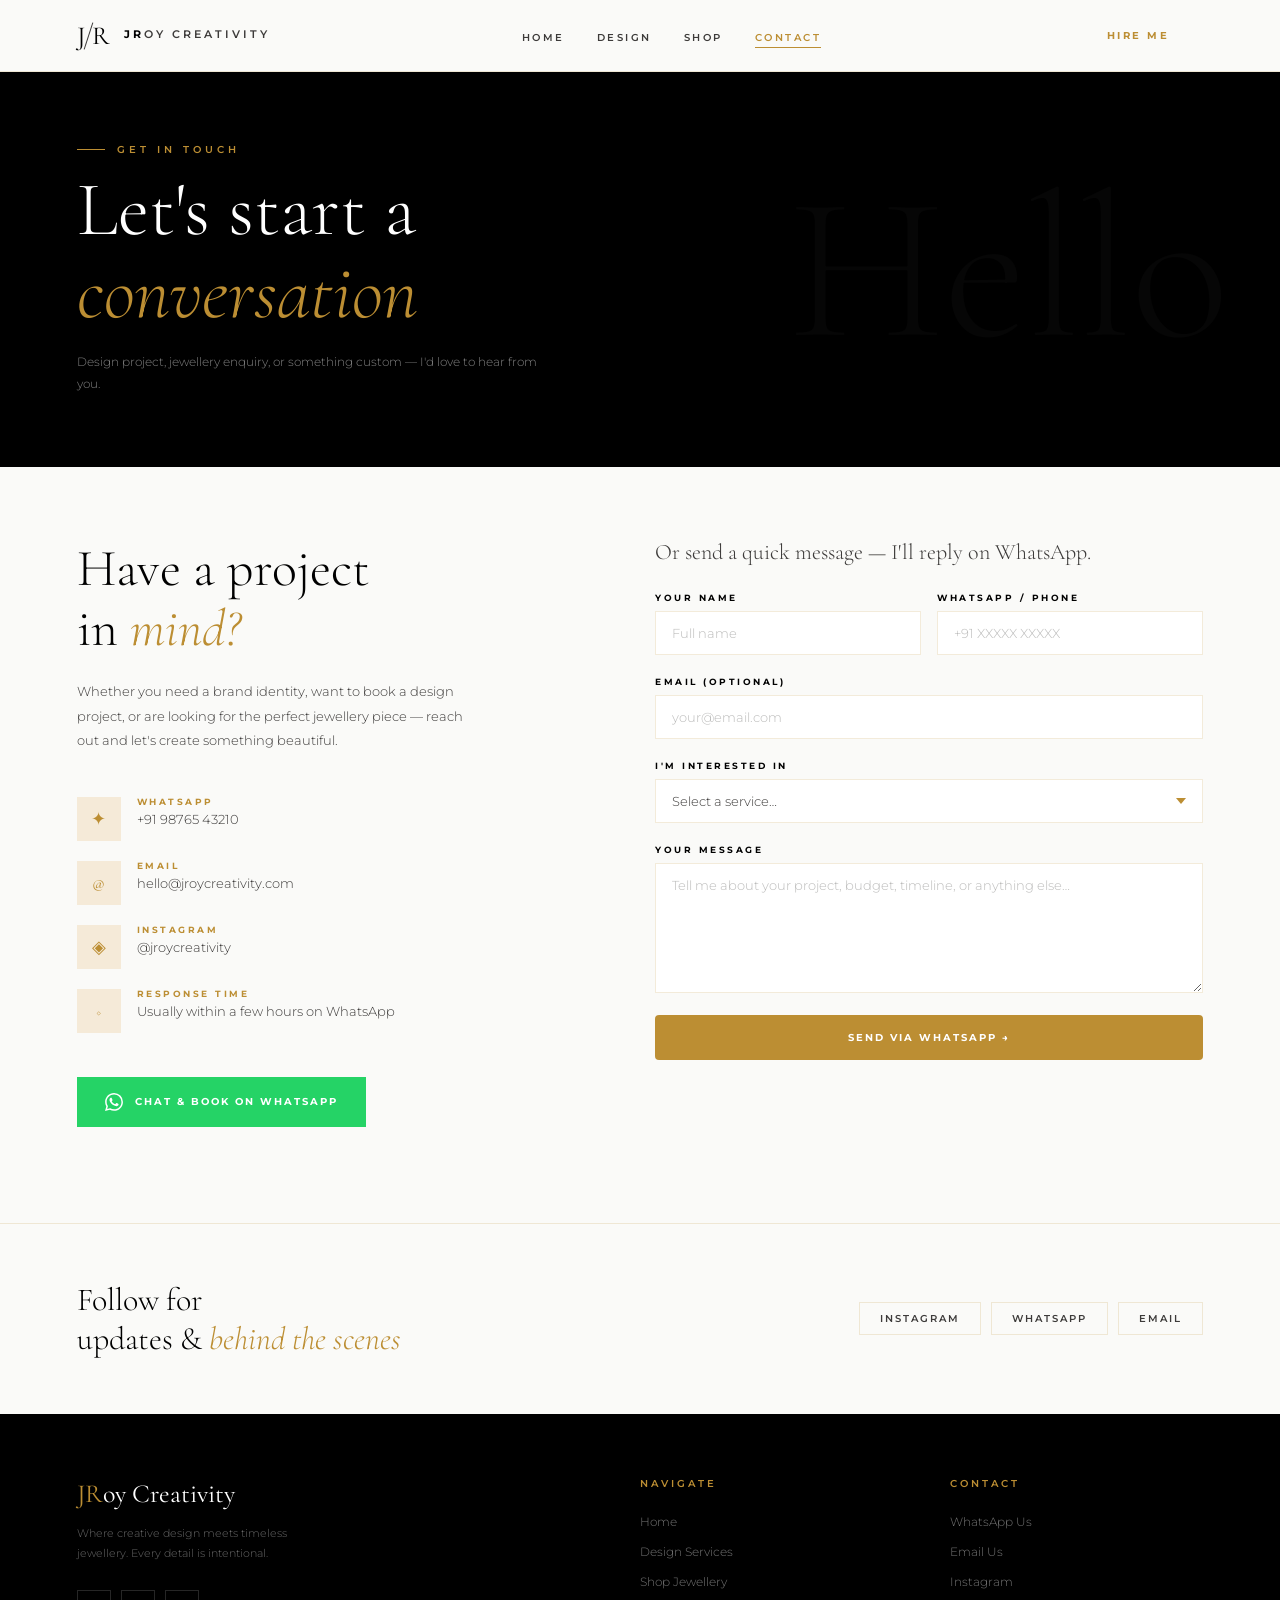
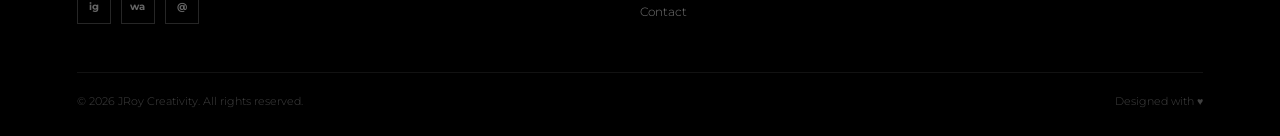
<file: contact.html>
<!DOCTYPE html>
<html lang="en">
<head>
<meta charset="UTF-8">
<meta name="viewport" content="width=device-width, initial-scale=1.0">
<title>Contact — JRoy Creativity</title>
<meta name="description" content="Get in touch with JRoy Creativity for design projects, jewellery orders, and custom enquiries.">
<link rel="stylesheet" href="css/style.css">
<style>
/* ── CONTACT PAGE SPECIFIC ── */
.contact-body { padding:72px 6% 96px; }
.contact-grid {
  display:grid; grid-template-columns:1fr 1.1fr; gap:80px; align-items:start;
}

/* LEFT COLUMN */
.contact-tagline {
  font-family:'Cormorant Garamond',serif;
  font-size:clamp(36px,4.5vw,52px); font-weight:300;
  color:var(--black); line-height:1.15; margin-bottom:20px;
}
.contact-tagline em { font-style:italic; color:var(--gold); }
.contact-lead {
  font-size:13px; font-weight:300; line-height:1.9;
  color:var(--charcoal); margin-bottom:44px; max-width:400px;
}

.contact-items { display:flex; flex-direction:column; gap:20px; margin-bottom:44px; }
.contact-item {
  display:flex; gap:16px; align-items:flex-start;
}
.contact-item-icon {
  width:44px; height:44px; flex-shrink:0;
  background:var(--gold-pale);
  display:flex; align-items:center; justify-content:center;
  font-family:'Cormorant Garamond',serif;
  font-size:18px; color:var(--gold);
}
.contact-item-label {
  font-size:8.5px; font-weight:700; letter-spacing:2.5px;
  text-transform:uppercase; color:var(--gold); margin-bottom:4px;
}
.contact-item-value {
  font-size:13px; font-weight:300; color:var(--charcoal);
  text-decoration:none; display:block;
}
.contact-item-value:hover { color:var(--gold); }

.contact-wa-primary {
  display:flex; align-items:center; gap:12px;
  padding:16px 28px; background:#25D366; color:var(--white);
  text-decoration:none;
  font-size:9.5px; font-weight:700; letter-spacing:2px;
  text-transform:uppercase; transition:background .25s;
  width:fit-content;
}
.contact-wa-primary:hover { background:#128C7E; }
.contact-wa-primary svg { width:18px; height:18px; fill:var(--white); flex-shrink:0; }

/* RIGHT COLUMN — FORM */
.contact-form { display:flex; flex-direction:column; gap:22px; }
.form-group { display:flex; flex-direction:column; gap:8px; }
.form-label {
  font-size:8.5px; font-weight:700; letter-spacing:2.5px;
  text-transform:uppercase; color:var(--black);
}
.form-input, .form-select, .form-textarea {
  width:100%; padding:13px 16px;
  background:var(--white); border:1px solid var(--border);
  font-family:'Montserrat',sans-serif;
  font-size:13px; font-weight:300; color:var(--charcoal);
  outline:none; transition:border-color .25s;
  -webkit-appearance:none; appearance:none;
}
.form-input:focus, .form-select:focus, .form-textarea:focus {
  border-color:var(--gold);
}
.form-input::placeholder, .form-textarea::placeholder {
  color:rgba(61,59,58,0.35);
}
.form-textarea { resize:vertical; min-height:130px; }
.form-select {
  background-image:url("data:image/svg+xml,%3Csvg xmlns='http://www.w3.org/2000/svg' width='10' height='6'%3E%3Cpath d='M0 0l5 6 5-6z' fill='%23bc8e33'/%3E%3C/svg%3E");
  background-repeat:no-repeat; background-position:right 16px center;
  padding-right:40px;
}
.form-row { display:grid; grid-template-columns:1fr 1fr; gap:16px; }
.form-submit {
  padding:16px 32px; background:var(--gold); color:var(--white);
  font-family:'Montserrat',sans-serif;
  font-size:10px; font-weight:700; letter-spacing:2px;
  text-transform:uppercase; border:none; cursor:pointer;
  transition:all .3s cubic-bezier(0.2, 0.8, 0.2, 1); text-align:center;
  text-decoration:none; display:block; border-radius: 4px;
}
.form-submit:hover { background:#a07a28; transform: translateY(-2px); box-shadow: 0 8px 16px rgba(188,142,51,0.2); }

/* ── MAP / SOCIALS STRIP ── */
.social-strip {
  background:var(--off-white); border-top:1px solid var(--border);
  padding:56px 6%;
  display:flex; align-items:center; justify-content:space-between;
  flex-wrap:wrap; gap:32px;
}
.social-strip-text {
  font-family:'Cormorant Garamond',serif;
  font-size:32px; font-weight:300; color:var(--black);
}
.social-strip-text em { font-style:italic; color:var(--gold); }
.social-buttons { display:flex; gap:10px; flex-wrap:wrap; }
.social-link {
  display:flex; align-items:center; gap:8px;
  padding:10px 20px; border:1px solid var(--border);
  text-decoration:none; color:var(--charcoal);
  font-size:9.5px; font-weight:600; letter-spacing:2px;
  text-transform:uppercase; transition:all .2s;
}
.social-link:hover { border-color:var(--gold); color:var(--gold); }

/* RESPONSIVE */
@media (max-width:960px) {
  .contact-grid { grid-template-columns:1fr; gap:48px; }
  .form-row { grid-template-columns:1fr; }
}
@media (max-width:600px) {
  .contact-body { padding:48px 6% 64px; }
  .contact-tagline { font-size:40px; }
  .social-strip { padding:48px 6%; flex-direction:column; text-align:center; gap:24px; }
  .social-strip-text { font-size:28px; }
}
</style>
</head>
<body>
<main>

  <!-- PAGE HERO -->
  <div class="page-hero">
    <div class="page-hero-bg-text">Hello</div>
    <div class="page-hero-label">Get in Touch</div>
    <h1 class="page-hero-title anim-fade-up">Let's start a<br><em>conversation</em></h1>
    <p class="page-hero-sub anim-fade-up anim-delay-1">
      Design project, jewellery enquiry, or something custom — I'd love to hear from you.
    </p>
  </div>

  <!-- CONTACT BODY -->
  <div class="contact-body">
    <div class="contact-grid">

      <!-- LEFT -->
      <div>
        <h2 class="contact-tagline">Have a project<br>in <em>mind?</em></h2>
        <p class="contact-lead">Whether you need a brand identity, want to book a design project, or are looking for the perfect jewellery piece — reach out and let's create something beautiful.</p>

        <div class="contact-items">
          <div class="contact-item">
            <div class="contact-item-icon">✦</div>
            <div>
              <div class="contact-item-label">WhatsApp</div>
              <a id="ctaWaLink" href="#" target="_blank" class="contact-item-value">+91 98765 43210</a>
            </div>
          </div>
          <div class="contact-item">
            <div class="contact-item-icon">@</div>
            <div>
              <div class="contact-item-label">Email</div>
              <a href="mailto:hello@jroycreativity.com" class="contact-item-value">hello@jroycreativity.com</a>
            </div>
          </div>
          <div class="contact-item">
            <div class="contact-item-icon">◈</div>
            <div>
              <div class="contact-item-label">Instagram</div>
              <a id="ctaIgLink" href="#" target="_blank" class="contact-item-value">@jroycreativity</a>
            </div>
          </div>
          <div class="contact-item">
            <div class="contact-item-icon">◇</div>
            <div>
              <div class="contact-item-label">Response Time</div>
              <span class="contact-item-value">Usually within a few hours on WhatsApp</span>
            </div>
          </div>
        </div>

        <a id="ctaWaBtn" href="#" target="_blank" class="contact-wa-primary">
          <svg viewBox="0 0 24 24" xmlns="http://www.w3.org/2000/svg"><path d="M17.472 14.382c-.297-.149-1.758-.867-2.03-.967-.273-.099-.471-.148-.67.15-.197.297-.767.966-.94 1.164-.173.199-.347.223-.644.075-.297-.15-1.255-.463-2.39-1.475-.883-.788-1.48-1.761-1.653-2.059-.173-.297-.018-.458.13-.606.134-.133.298-.347.446-.52.149-.174.198-.298.298-.497.099-.198.05-.371-.025-.52-.075-.149-.669-1.612-.916-2.207-.242-.579-.487-.5-.669-.51-.173-.008-.371-.01-.57-.01-.198 0-.52.074-.792.372-.272.297-1.04 1.016-1.04 2.479 0 1.462 1.065 2.875 1.213 3.074.149.198 2.096 3.2 5.077 4.487.709.306 1.262.489 1.694.625.712.227 1.36.195 1.871.118.571-.085 1.758-.719 2.006-1.413.248-.694.248-1.289.173-1.413-.074-.124-.272-.198-.57-.347m-5.421 7.403h-.004a9.87 9.87 0 01-5.031-1.378l-.361-.214-3.741.982.998-3.648-.235-.374a9.86 9.86 0 01-1.51-5.26c.001-5.45 4.436-9.884 9.888-9.884 2.64 0 5.122 1.03 6.988 2.898a9.825 9.825 0 012.893 6.994c-.003 5.45-4.437 9.884-9.885 9.884m8.413-18.297A11.815 11.815 0 0012.05 0C5.495 0 .16 5.335.157 11.892c0 2.096.547 4.142 1.588 5.945L.057 24l6.305-1.654a11.882 11.882 0 005.683 1.448h.005c6.554 0 11.89-5.335 11.893-11.893a11.821 11.821 0 00-3.48-8.413Z"/></svg>
          Chat & Book on WhatsApp
        </a>
      </div>

      <!-- RIGHT — FORM -->
      <div>
        <div class="form-group" style="margin-bottom:4px;">
          <p style="font-family:'Cormorant Garamond',serif;font-size:22px;font-weight:300;color:var(--charcoal);margin-bottom:24px;">
            Or send a quick message — I'll reply on WhatsApp.
          </p>
        </div>
        <div class="contact-form" id="contactForm">
          <div class="form-row">
            <div class="form-group">
              <label class="form-label">Your Name</label>
              <input type="text" class="form-input" id="fname" placeholder="Full name">
            </div>
            <div class="form-group">
              <label class="form-label">WhatsApp / Phone</label>
              <input type="tel" class="form-input" id="fphone" placeholder="+91 XXXXX XXXXX">
            </div>
          </div>
          <div class="form-group">
            <label class="form-label">Email (optional)</label>
            <input type="email" class="form-input" id="femail" placeholder="your@email.com">
          </div>
          <div class="form-group">
            <label class="form-label">I'm interested in</label>
            <select class="form-select" id="fservice">
              <option value="">Select a service…</option>
              <optgroup label="Design Services">
                <option>Logo &amp; Brand Identity</option>
                <option>Social Media Design</option>
                <option>Print Design</option>
                <option>UI Design</option>
                <option>Brochure &amp; Presentation</option>
              </optgroup>
              <optgroup label="Jewellery">
                <option>Earrings</option>
                <option>Rings</option>
                <option>Necklace</option>
                <option>Casual Use Jewellery</option>
                <option>Custom Jewellery</option>
              </optgroup>
              <option>Something else / General enquiry</option>
            </select>
          </div>
          <div class="form-group">
            <label class="form-label">Your Message</label>
            <textarea class="form-textarea" id="fmsg" placeholder="Tell me about your project, budget, timeline, or anything else…"></textarea>
          </div>
          <a href="#" class="form-submit" id="formSubmitBtn">Send via WhatsApp →</a>
        </div>
      </div>

    </div>
  </div>

  <!-- SOCIAL STRIP -->
  <div class="social-strip">
    <div class="social-strip-text">Follow for<br>updates & <em>behind the scenes</em></div>
    <div class="social-buttons">
      <a class="social-link" id="igBtn" href="#" target="_blank">Instagram</a>
      <a class="social-link" id="waBtn2" href="#" target="_blank">WhatsApp</a>
      <a class="social-link" href="mailto:hello@jroycreativity.com">Email</a>
    </div>
  </div>

</main>

<script src="js/main.js"></script>
<script src="js/layout.js"></script>
<script>
  injectNav('contact');
  injectFooter();

  const waHire = JROY.waLink("Hi! I'd like to get in touch with JRoy Creativity.");
  document.getElementById('ctaWaLink').href = waHire;
  document.getElementById('ctaWaBtn').href = waHire;
  document.getElementById('ctaIgLink').href = JROY.instagram;
  document.getElementById('igBtn').href = JROY.instagram;
  document.getElementById('waBtn2').href = waHire;

  document.getElementById('formSubmitBtn').addEventListener('click', function(e) {
    e.preventDefault();
    const name = document.getElementById('fname').value.trim();
    const phone = document.getElementById('fphone').value.trim();
    const service = document.getElementById('fservice').value;
    const msg = document.getElementById('fmsg').value.trim();

    let text = 'Hi! I reached out via your website.';
    if (name)    text += `\nName: ${name}`;
    if (phone)   text += `\nPhone: ${phone}`;
    if (service) text += `\nInterested in: ${service}`;
    if (msg)     text += `\nMessage: ${msg}`;

    window.open(JROY.waLink(text), '_blank');
  });
</script>
</body>
</html>
</file>
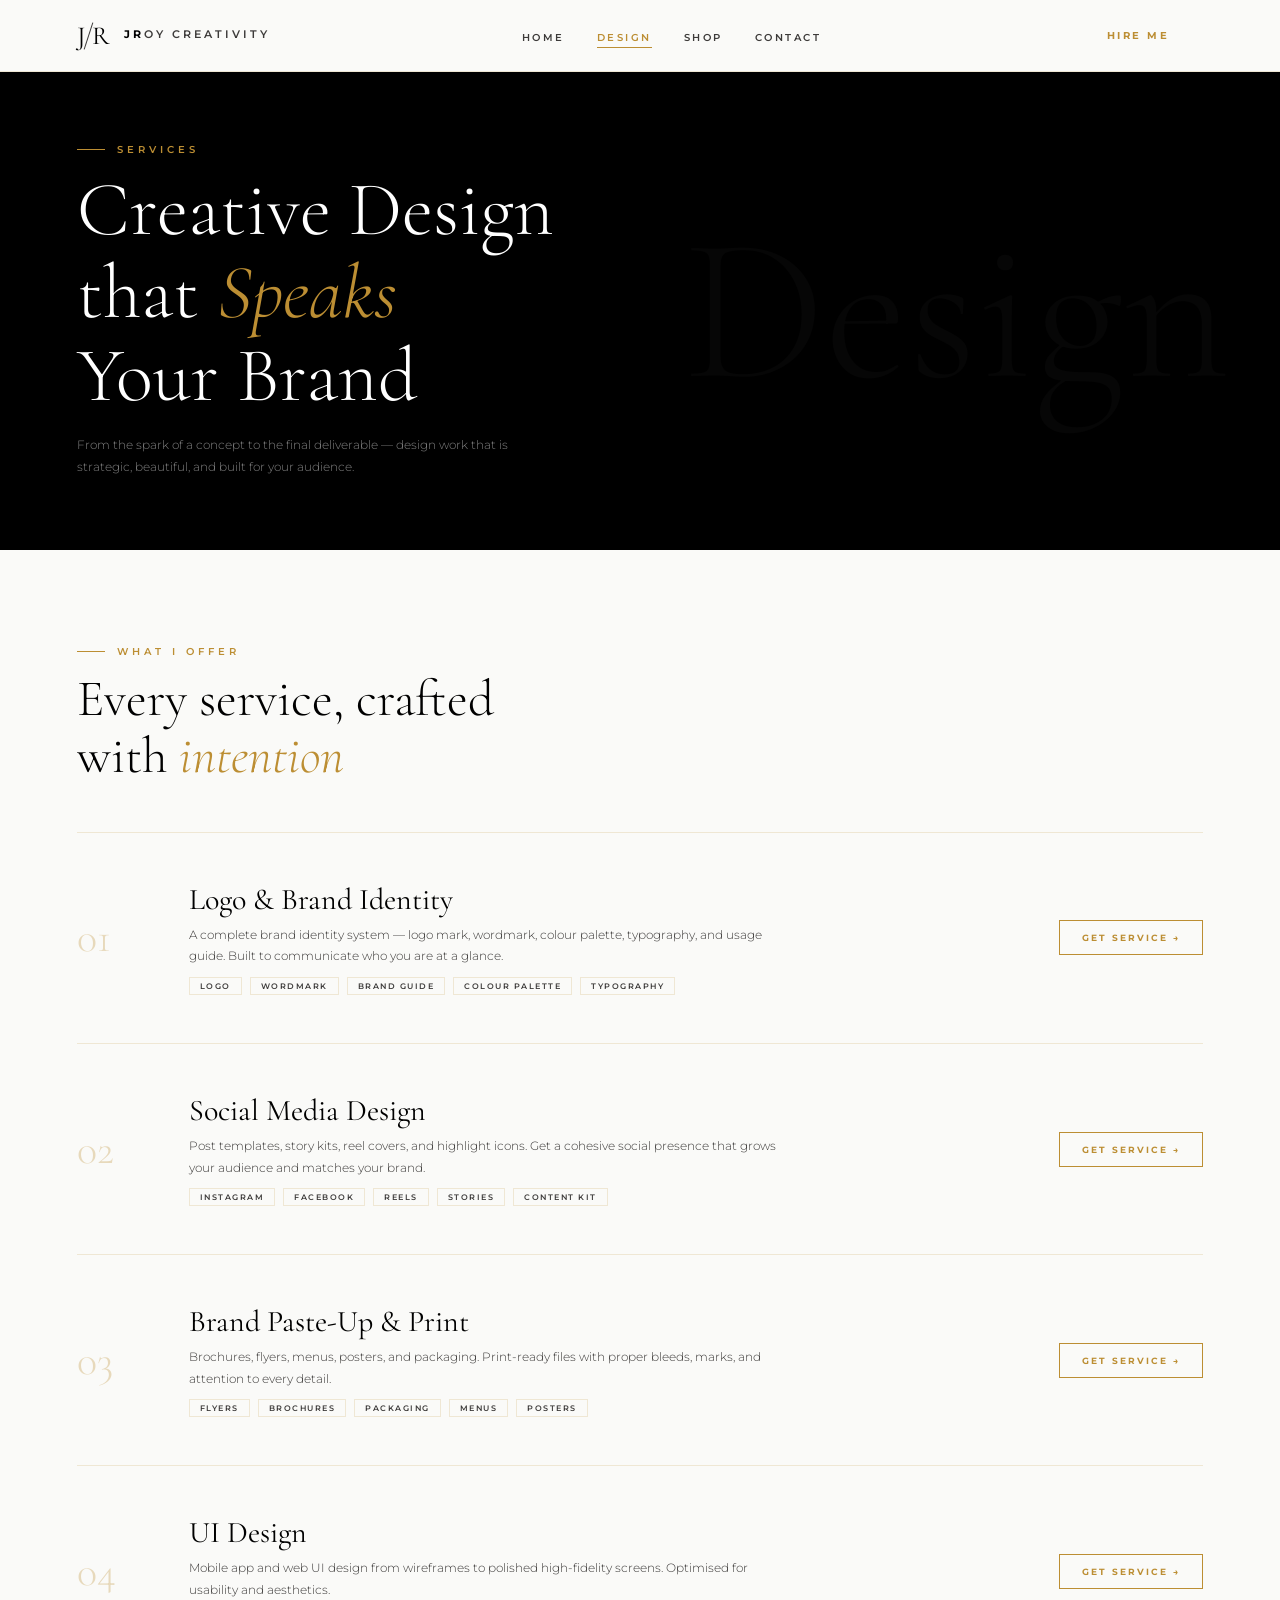
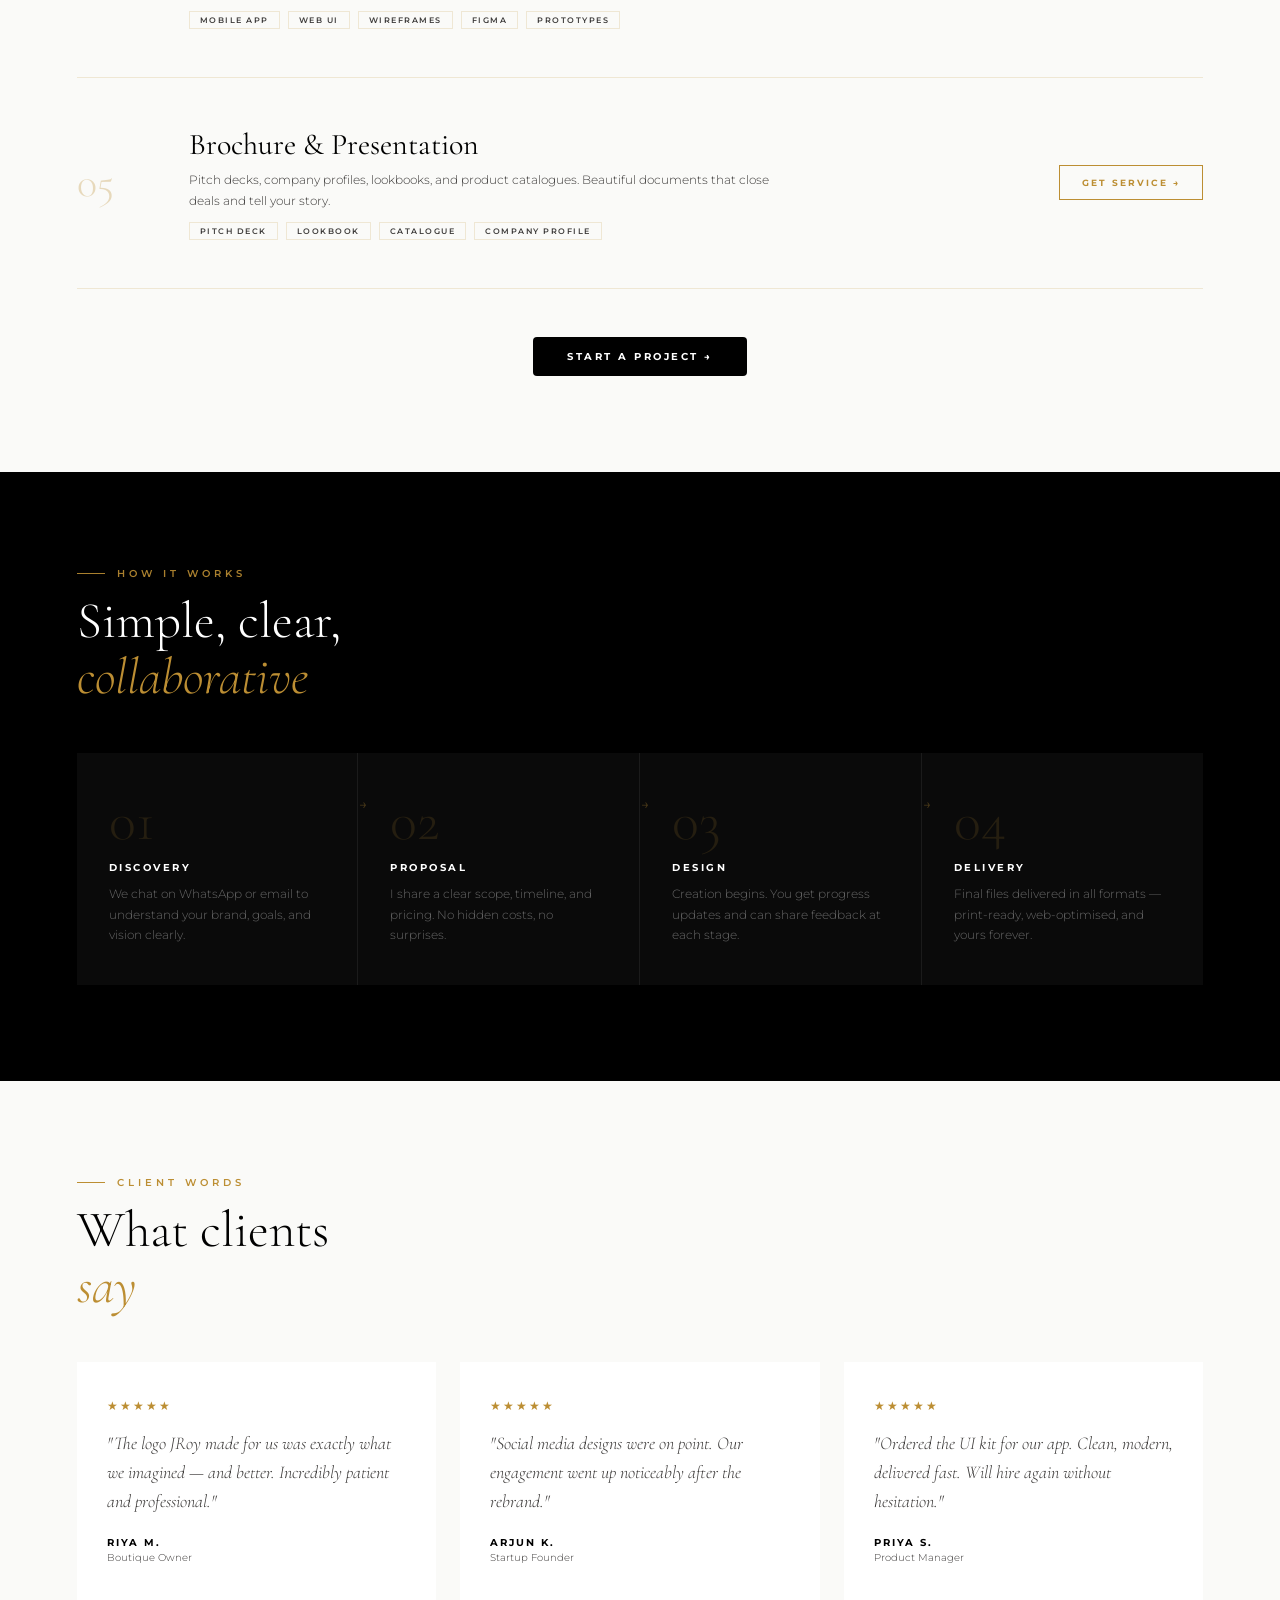
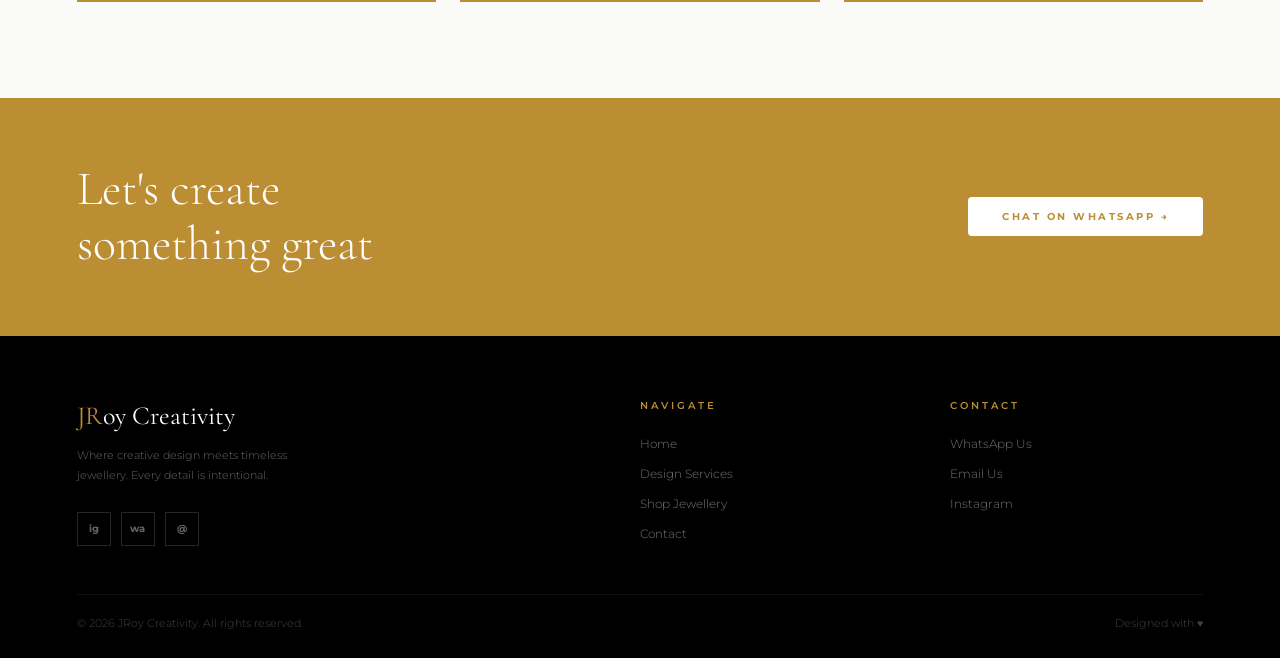
<file: design.html>
<!DOCTYPE html>
<html lang="en">
<head>
<meta charset="UTF-8">
<meta name="viewport" content="width=device-width, initial-scale=1.0">
<title>Design Services — JRoy Creativity</title>
<meta name="description" content="Creative graphic design services — Logo & Brand Identity, Social Media, Print, UI Design, and Brochures.">
<link rel="stylesheet" href="css/style.css">
<style>
/* ── DESIGN PAGE SPECIFIC ── */
.services-list { display:flex; flex-direction:column; }
.service-row {
  display:grid; grid-template-columns:72px 1fr auto;
  align-items:center; gap:40px;
  padding:48px 0;
  border-bottom:1px solid var(--border);
  transition:padding-left .4s ease, background .3s;
  cursor:default;
}
.service-row:hover { padding-left:24px; background:linear-gradient(to right, rgba(188,142,51,0.03), transparent); border-radius:8px;}
.service-row:first-child { border-top:1px solid var(--border); }
.svc-num {
  font-family:'Cormorant Garamond',serif;
  font-size:42px; font-weight:300;
  color:var(--gold); opacity:0.3;
}
.svc-body {}
.svc-name {
  font-family:'Cormorant Garamond',serif;
  font-size:clamp(22px,3vw,30px); font-weight:400;
  color:var(--black); margin-bottom:6px;
}
.svc-desc {
  font-size:12px; font-weight:300; line-height:1.8;
  color:var(--charcoal); max-width:600px;
}
.svc-tags { display:flex; gap:8px; flex-wrap:wrap; margin-top:10px; }
.svc-tag {
  font-size:8px; font-weight:600; letter-spacing:1.5px;
  text-transform:uppercase; padding:3px 10px;
  border:1px solid var(--border); color:var(--charcoal);
}
.svc-cta {
  font-size:9px; font-weight:700; letter-spacing:2px;
  text-transform:uppercase; text-decoration:none;
  padding:11px 22px; border:1px solid var(--gold);
  color:var(--gold); white-space:nowrap;
  transition:all .2s;
}
.svc-cta:hover { background:var(--gold); color:var(--white); }

/* ── PROCESS ── */
.process-grid {
  display:grid; grid-template-columns:repeat(4,1fr); gap:0;
  background:rgba(255,255,255,0.04);
}
.process-step {
  padding:40px 32px;
  border-right:1px solid rgba(255,255,255,0.07);
  position:relative;
}
.process-step:last-child { border-right:none; }
.process-step::after {
  content:'→'; position:absolute; right:-10px; top:42px;
  color:var(--gold); font-size:14px; opacity:0.35;
  z-index:1;
}
.process-step:last-child::after { display:none; }
.ps-num {
  font-family:'Cormorant Garamond',serif;
  font-size:56px; font-weight:300;
  color:var(--gold); opacity:0.15; line-height:1;
  margin-bottom:12px;
}
.ps-title {
  font-size:10px; font-weight:700; letter-spacing:2.5px;
  text-transform:uppercase; color:var(--white);
  margin-bottom:10px;
}
.ps-desc {
  font-size:11.5px; font-weight:300; line-height:1.75;
  color:rgba(255,255,255,0.38);
}

/* ── TESTIMONIALS ── */
.testimonials-grid {
  display:grid; grid-template-columns:repeat(3,1fr); gap:24px;
}
.testi-card {
  background:var(--white); padding:36px 30px;
  border-bottom:2px solid var(--gold);
}
.testi-stars {
  color:var(--gold); font-size:12px; letter-spacing:2px;
  margin-bottom:16px;
}
.testi-text {
  font-family:'Cormorant Garamond',serif;
  font-size:18px; font-style:italic; font-weight:300;
  color:var(--charcoal); line-height:1.6; margin-bottom:20px;
}
.testi-author {
  font-size:10px; font-weight:700; letter-spacing:2px;
  text-transform:uppercase; color:var(--black);
}
.testi-role {
  font-size:10px; font-weight:300;
  color:var(--charcoal); margin-top:2px;
}

@media (max-width:960px) {
  .service-row { grid-template-columns:52px 1fr; gap:24px; padding:32px 0; }
  .svc-cta { display:none; }
  .process-grid { grid-template-columns:repeat(2,1fr); }
  .process-step { border-bottom:1px solid rgba(255,255,255,0.07); }
  .process-step:nth-child(even) { border-right:none; }
  .process-step::after { display:none; }
  .testimonials-grid { grid-template-columns:1fr; }
}
@media (max-width:600px) {
  .process-grid { grid-template-columns:1fr; }
  .process-step { border-right:none; }
  .service-row { display:flex; flex-direction:column; align-items:flex-start; gap:16px; }
  .svc-num { font-size:32px; line-height:1; }
}
</style>
</head>
<body>
<main>

  <!-- PAGE HERO -->
  <div class="page-hero">
    <div class="page-hero-bg-text">Design</div>
    <div class="page-hero-label">Services</div>
    <h1 class="page-hero-title anim-fade-up">
      Creative Design<br>that <em>Speaks</em><br>Your Brand
    </h1>
    <p class="page-hero-sub anim-fade-up anim-delay-1">
      From the spark of a concept to the final deliverable — design work that is strategic, beautiful, and built for your audience.
    </p>
  </div>

  <!-- SERVICES LIST -->
  <section class="section">
    <div class="section-eyebrow">What I Offer</div>
    <h2 class="section-title">Every service, crafted<br>with <em>intention</em></h2>
    <div class="services-list" id="servicesList">
      <!-- injected by JS -->
    </div>
    <div style="margin-top:48px; text-align:center;">
      <a href="contact.html" class="btn btn-black">Start a Project →</a>
    </div>
  </section>

  <!-- PROCESS -->
  <section class="section section--dark">
    <div class="section-eyebrow section-eyebrow--light">How It Works</div>
    <h2 class="section-title section-title--light">Simple, clear,<br><em>collaborative</em></h2>
    <div class="process-grid">
      <div class="process-step">
        <div class="ps-num">01</div>
        <div class="ps-title">Discovery</div>
        <div class="ps-desc">We chat on WhatsApp or email to understand your brand, goals, and vision clearly.</div>
      </div>
      <div class="process-step">
        <div class="ps-num">02</div>
        <div class="ps-title">Proposal</div>
        <div class="ps-desc">I share a clear scope, timeline, and pricing. No hidden costs, no surprises.</div>
      </div>
      <div class="process-step">
        <div class="ps-num">03</div>
        <div class="ps-title">Design</div>
        <div class="ps-desc">Creation begins. You get progress updates and can share feedback at each stage.</div>
      </div>
      <div class="process-step">
        <div class="ps-num">04</div>
        <div class="ps-title">Delivery</div>
        <div class="ps-desc">Final files delivered in all formats — print-ready, web-optimised, and yours forever.</div>
      </div>
    </div>
  </section>

  <!-- TESTIMONIALS -->
  <section class="section">
    <div class="section-eyebrow">Client Words</div>
    <h2 class="section-title">What clients<br><em>say</em></h2>
    <div class="testimonials-grid">
      <div class="testi-card">
        <div class="testi-stars">★★★★★</div>
        <div class="testi-text">"The logo JRoy made for us was exactly what we imagined — and better. Incredibly patient and professional."</div>
        <div class="testi-author">Riya M.</div>
        <div class="testi-role">Boutique Owner</div>
      </div>
      <div class="testi-card">
        <div class="testi-stars">★★★★★</div>
        <div class="testi-text">"Social media designs were on point. Our engagement went up noticeably after the rebrand."</div>
        <div class="testi-author">Arjun K.</div>
        <div class="testi-role">Startup Founder</div>
      </div>
      <div class="testi-card">
        <div class="testi-stars">★★★★★</div>
        <div class="testi-text">"Ordered the UI kit for our app. Clean, modern, delivered fast. Will hire again without hesitation."</div>
        <div class="testi-author">Priya S.</div>
        <div class="testi-role">Product Manager</div>
      </div>
    </div>
  </section>

  <!-- CTA -->
  <div class="cta-strip">
    <div class="cta-strip-text">Let's create<br>something great</div>
    <a id="designCta" href="#" class="btn btn-white-fill">Chat on WhatsApp →</a>
  </div>

</main>

<script src="js/main.js"></script>
<script src="js/layout.js"></script>
<script>
  injectNav('design');
  injectFooter();

  const services = [
    {
      name:'Logo & Brand Identity',
      desc:'A complete brand identity system — logo mark, wordmark, colour palette, typography, and usage guide. Built to communicate who you are at a glance.',
      tags:['Logo','Wordmark','Brand Guide','Colour Palette','Typography'],
      wa:'Hi! I\'m interested in Logo & Brand Identity design.'
    },
    {
      name:'Social Media Design',
      desc:'Post templates, story kits, reel covers, and highlight icons. Get a cohesive social presence that grows your audience and matches your brand.',
      tags:['Instagram','Facebook','Reels','Stories','Content Kit'],
      wa:'Hi! I\'m interested in Social Media Design.'
    },
    {
      name:'Brand Paste-Up & Print',
      desc:'Brochures, flyers, menus, posters, and packaging. Print-ready files with proper bleeds, marks, and attention to every detail.',
      tags:['Flyers','Brochures','Packaging','Menus','Posters'],
      wa:'Hi! I\'m interested in Print Design.'
    },
    {
      name:'UI Design',
      desc:'Mobile app and web UI design from wireframes to polished high-fidelity screens. Optimised for usability and aesthetics.',
      tags:['Mobile App','Web UI','Wireframes','Figma','Prototypes'],
      wa:'Hi! I\'m interested in UI Design.'
    },
    {
      name:'Brochure & Presentation',
      desc:'Pitch decks, company profiles, lookbooks, and product catalogues. Beautiful documents that close deals and tell your story.',
      tags:['Pitch Deck','Lookbook','Catalogue','Company Profile'],
      wa:'Hi! I\'m interested in Brochure & Presentation design.'
    },
  ];

  const list = document.getElementById('servicesList');
  list.innerHTML = services.map((s, i) => `
    <div class="service-row">
      <div class="svc-num">0${i+1}</div>
      <div class="svc-body">
        <div class="svc-name">${s.name}</div>
        <div class="svc-desc">${s.desc}</div>
        <div class="svc-tags">${s.tags.map(t=>`<span class="svc-tag">${t}</span>`).join('')}</div>
      </div>
      <a href="${JROY.waLink(s.wa)}" target="_blank" class="svc-cta">Get Service →</a>
    </div>
  `).join('');

  document.getElementById('designCta').href = JROY.waLink("Hi! I'd like to discuss a design project with JRoy Creativity.");
</script>
</body>
</html>
</file>
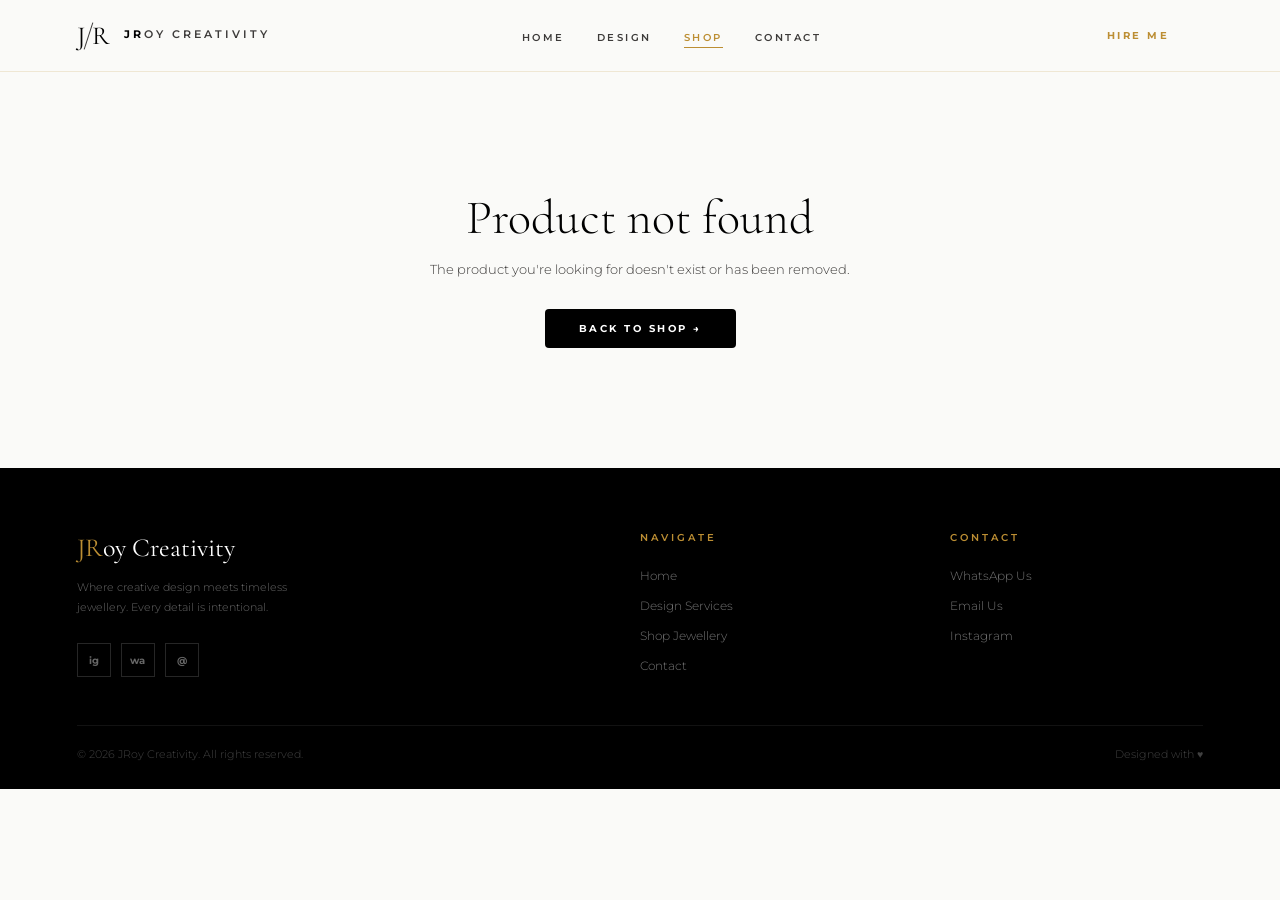
<file: product.html>
<!DOCTYPE html>
<html lang="en">
<head>
<meta charset="UTF-8">
<meta name="viewport" content="width=device-width, initial-scale=1.0">
<title id="pageTitle">Product — JRoy Creativity</title>
<meta name="description" id="pageDesc" content="Shop elegant jewellery at JRoy Creativity.">
<link rel="stylesheet" href="css/style.css">
<style>
/* ── PRODUCT PAGE SPECIFIC ── */
.product-page {
  padding:60px 6% 96px;
  display:grid; grid-template-columns:1fr 1fr;
  gap:80px; align-items:start;
}

/* LEFT — image panel */
.product-gallery {}
.product-main-img {
  aspect-ratio:4/5; background:var(--blush);
  display:flex; align-items:center; justify-content:center;
  position:relative; overflow:hidden; margin-bottom:12px;
}
.product-main-img-icon {
  font-family:'Cormorant Garamond',serif;
  font-size:clamp(100px,14vw,160px);
  color:rgba(188,142,51,0.2);
  transition:transform .4s;
  display:block;
}
.product-main-img:hover .product-main-img-icon { transform:scale(1.06); }
.product-main-badge {
  position:absolute; top:16px; left:16px;
  font-size:8px; font-weight:700; letter-spacing:1.5px;
  text-transform:uppercase; padding:5px 12px;
  background:var(--gold); color:var(--white);
}
.product-thumbnails {
  display:flex; gap:10px;
}
.product-thumb {
  width:72px; height:72px; background:var(--blush);
  display:flex; align-items:center; justify-content:center;
  cursor:pointer; border:2px solid transparent;
  transition:border-color .2s;
}
.product-thumb.active { border-color:var(--gold); }
.product-thumb span {
  font-family:'Cormorant Garamond',serif;
  font-size:22px; color:rgba(188,142,51,0.3);
}

/* RIGHT — product info */
.product-info {}
.product-breadcrumb {
  display:flex; align-items:center; gap:8px;
  font-size:10px; font-weight:500; letter-spacing:1.5px;
  text-transform:uppercase; color:var(--charcoal);
  opacity:0.5; margin-bottom:22px;
}
.product-breadcrumb a {
  text-decoration:none; color:inherit; transition:color .2s;
}
.product-breadcrumb a:hover { color:var(--gold); }
.product-breadcrumb-sep { opacity:0.4; }

.product-info-cat {
  font-size:9.5px; font-weight:700; letter-spacing:3px;
  text-transform:uppercase; color:var(--gold); margin-bottom:10px;
}
.product-info-name {
  font-family:'Cormorant Garamond',serif;
  font-size:clamp(36px,5vw,54px); font-weight:300;
  color:var(--black); line-height:1.05; margin-bottom:16px;
}
.product-info-price {
  font-family:'Cormorant Garamond',serif;
  font-size:36px; color:var(--black);
  margin-bottom:28px;
}
.product-info-price span {
  font-family:'Montserrat',sans-serif;
  font-size:11px; font-weight:300; letter-spacing:1px;
  color:var(--charcoal); margin-left:8px;
}
.product-info-desc {
  font-size:13px; font-weight:300; line-height:1.9;
  color:var(--charcoal); margin-bottom:32px;
  padding-bottom:32px; border-bottom:1px solid var(--border);
}

/* SIZE / VARIANT */
.product-option-label {
  font-size:9px; font-weight:700; letter-spacing:2px;
  text-transform:uppercase; color:var(--black); margin-bottom:10px;
}
.product-size-grid { display:flex; gap:8px; flex-wrap:wrap; margin-bottom:28px; }
.size-btn {
  width:44px; height:44px; border-radius: 4px;
  border:1px solid var(--border); background:none;
  font-size:11px; font-weight:600; font-family:'Montserrat',sans-serif;
  color:var(--charcoal); cursor:pointer; transition:all .3s cubic-bezier(0.2, 0.8, 0.2, 1);
}
.size-btn:hover {
  border-color:var(--gold); color:var(--gold); background:rgba(188,142,51,0.05); transform: translateY(-2px);
}
.size-btn.active {
  border-color:var(--gold); color:var(--white); background:var(--gold); box-shadow: 0 4px 12px rgba(188,142,51,0.2); transform: translateY(-2px);
}

/* CTA BUTTONS */
.product-cta-group { display:flex; flex-direction:column; gap:12px; margin-bottom:28px; }
.btn-wa-order {
  display:flex; align-items:center; justify-content:center; gap:10px;
  padding:16px 32px; background:#25D366; color:var(--white); border-radius: 4px;
  font-size:10px; font-weight:700; letter-spacing:2px;
  text-transform:uppercase; text-decoration:none;
  transition:all .3s cubic-bezier(0.2, 0.8, 0.2, 1);
}
.btn-wa-order:hover { background:#128C7E; transform: translateY(-2px); box-shadow: 0 8px 16px rgba(37,211,102,0.2); }
.btn-wa-order svg { width:18px; height:18px; fill:var(--white); flex-shrink:0; }
.btn-enquire {
  display:flex; align-items:center; justify-content:center;
  padding:15px 32px; border:1px solid var(--black); border-radius: 4px;
  color:var(--black); text-decoration:none; background: transparent;
  font-size:10px; font-weight:700; letter-spacing:2px;
  text-transform:uppercase; transition:all .3s cubic-bezier(0.2, 0.8, 0.2, 1);
}
.btn-enquire:hover { background:var(--black); color:var(--white); transform: translateY(-2px); box-shadow: 0 8px 16px rgba(0,0,0,0.1); }

/* PRODUCT META */
.product-meta { display:flex; flex-direction:column; gap:12px; }
.product-meta-row {
  display:flex; gap:0;
  padding:12px 0; border-bottom:1px solid var(--border);
}
.product-meta-key {
  font-size:9px; font-weight:700; letter-spacing:2px;
  text-transform:uppercase; color:var(--charcoal);
  min-width:120px;
}
.product-meta-val {
  font-size:12px; font-weight:300; color:var(--charcoal);
}

/* ── RELATED PRODUCTS ── */
.related-section { padding:80px 6%; background:var(--blush); }
.related-grid {
  display:grid; grid-template-columns:repeat(4,1fr); gap:22px;
  margin-top:40px;
}

/* ── NOT FOUND ── */
.not-found {
  text-align:center; padding:120px 6%;
}
.not-found h2 {
  font-family:'Cormorant Garamond',serif;
  font-size:48px; font-weight:300; color:var(--black);
  margin-bottom:16px;
}
.not-found p {
  font-size:13px; font-weight:300; color:var(--charcoal);
  margin-bottom:32px;
}

/* RESPONSIVE */
@media (max-width:960px) {
  .product-page { grid-template-columns:1fr; gap:40px; padding:40px 6% 72px; }
  .product-main-img { max-width:500px; margin:0 auto 16px; }
  .product-thumbnails { justify-content:center; }
  .related-grid { grid-template-columns:repeat(2,1fr); gap:20px; }
}
@media (max-width:600px) {
  .related-grid { grid-template-columns:1fr; gap:20px; }
  .product-info-name { font-size:32px; }
  .product-info-price { font-size:28px; }
  .btn-wa-order, .btn-enquire { width:100%; }
}
</style>
</head>
<body>
<main>
  <div id="productContent">
    <!-- injected by JS -->
  </div>
</main>

<script src="js/main.js"></script>
<script src="js/layout.js"></script>
<script>
  injectNav('shop');

  const params = new URLSearchParams(window.location.search);
  const id = params.get('id');
  const product = getProductById(id);
  const content = document.getElementById('productContent');

  if (!product) {
    content.innerHTML = `
      <div class="not-found">
        <h2>Product not found</h2>
        <p>The product you're looking for doesn't exist or has been removed.</p>
        <a href="shop.html" class="btn btn-black">Back to Shop →</a>
      </div>`;
    injectFooter();
  } else {
    // Update page title + meta
    document.getElementById('pageTitle').textContent = `${product.name} — JRoy Creativity`;
    document.getElementById('pageDesc').content = product.desc;

    const related = getRelated(product);
    const hasSizes = product.cat === 'rings';
    const waMsg = `Hi! I'd like to order the "${product.name}" (₹${product.price.toLocaleString('en-IN')}). Is it available?`;

    content.innerHTML = `
      <!-- PRODUCT MAIN -->
      <div class="product-page">
        <!-- Gallery -->
        <div class="product-gallery">
          <div class="product-main-img" style="background:${product.bg}">
            <span class="product-main-img-icon">${product.icon}</span>
            ${product.badge ? `<span class="product-main-badge">${product.badge}</span>` : ''}
          </div>
          <div class="product-thumbnails">
            <div class="product-thumb active"><span>${product.icon}</span></div>
            <div class="product-thumb"><span>◇</span></div>
            <div class="product-thumb"><span>✦</span></div>
          </div>
        </div>

        <!-- Info -->
        <div class="product-info">
          <div class="product-breadcrumb">
            <a href="index.html">Home</a>
            <span class="product-breadcrumb-sep">›</span>
            <a href="shop.html">Shop</a>
            <span class="product-breadcrumb-sep">›</span>
            <a href="shop.html?cat=${product.cat}">${product.catLabel}</a>
            <span class="product-breadcrumb-sep">›</span>
            <span>${product.name}</span>
          </div>

          <div class="product-info-cat">${product.catLabel}</div>
          <h1 class="product-info-name">${product.name}</h1>
          <div class="product-info-price">
            ₹${product.price.toLocaleString('en-IN')}
            <span>incl. taxes</span>
          </div>
          <p class="product-info-desc">${product.desc}</p>

          ${hasSizes ? `
          <div class="product-option-label">Select Size (US)</div>
          <div class="product-size-grid">
            ${['5','6','7','8','9','10'].map(s => `<button class="size-btn" onclick="selectSize(this)">${s}</button>`).join('')}
          </div>` : ''}

          <div class="product-cta-group">
            <a href="${JROY.waLink(waMsg)}" target="_blank" class="btn-wa-order">
              <svg viewBox="0 0 24 24" xmlns="http://www.w3.org/2000/svg"><path d="M17.472 14.382c-.297-.149-1.758-.867-2.03-.967-.273-.099-.471-.148-.67.15-.197.297-.767.966-.94 1.164-.173.199-.347.223-.644.075-.297-.15-1.255-.463-2.39-1.475-.883-.788-1.48-1.761-1.653-2.059-.173-.297-.018-.458.13-.606.134-.133.298-.347.446-.52.149-.174.198-.298.298-.497.099-.198.05-.371-.025-.52-.075-.149-.669-1.612-.916-2.207-.242-.579-.487-.5-.669-.51-.173-.008-.371-.01-.57-.01-.198 0-.52.074-.792.372-.272.297-1.04 1.016-1.04 2.479 0 1.462 1.065 2.875 1.213 3.074.149.198 2.096 3.2 5.077 4.487.709.306 1.262.489 1.694.625.712.227 1.36.195 1.871.118.571-.085 1.758-.719 2.006-1.413.248-.694.248-1.289.173-1.413-.074-.124-.272-.198-.57-.347m-5.421 7.403h-.004a9.87 9.87 0 01-5.031-1.378l-.361-.214-3.741.982.998-3.648-.235-.374a9.86 9.86 0 01-1.51-5.26c.001-5.45 4.436-9.884 9.888-9.884 2.64 0 5.122 1.03 6.988 2.898a9.825 9.825 0 012.893 6.994c-.003 5.45-4.437 9.884-9.885 9.884m8.413-18.297A11.815 11.815 0 0012.05 0C5.495 0 .16 5.335.157 11.892c0 2.096.547 4.142 1.588 5.945L.057 24l6.305-1.654a11.882 11.882 0 005.683 1.448h.005c6.554 0 11.89-5.335 11.893-11.893a11.821 11.821 0 00-3.48-8.413Z"/></svg>
              Order on WhatsApp
            </a>
            <a href="${JROY.waLink('Hi! I have a question about the ' + product.name + '.')}" target="_blank" class="btn-enquire">Ask a Question</a>
          </div>

          <div class="product-meta">
            <div class="product-meta-row">
              <span class="product-meta-key">Material</span>
              <span class="product-meta-val">${product.material}</span>
            </div>
            <div class="product-meta-row">
              <span class="product-meta-key">Weight</span>
              <span class="product-meta-val">${product.weight}</span>
            </div>
            <div class="product-meta-row">
              <span class="product-meta-key">Size / Fit</span>
              <span class="product-meta-val">${product.size}</span>
            </div>
            <div class="product-meta-row">
              <span class="product-meta-key">Care</span>
              <span class="product-meta-val">${product.care}</span>
            </div>
            <div class="product-meta-row">
              <span class="product-meta-key">Delivery</span>
              <span class="product-meta-val">3–7 working days after WhatsApp confirmation</span>
            </div>
          </div>
        </div>
      </div>

      <!-- RELATED PRODUCTS -->
      ${related.length ? `
      <div class="related-section">
        <div class="section-eyebrow">You may also like</div>
        <h2 class="section-title" style="margin-bottom:0">More from <em>${product.catLabel}</em></h2>
        <div class="related-grid">
          ${related.map(renderProductCard).join('')}
        </div>
      </div>` : ''}
    `;

    injectFooter();
  }

  function selectSize(btn) {
    document.querySelectorAll('.size-btn').forEach(b => b.classList.remove('active'));
    btn.classList.add('active');
  }
</script>
</body>
</html>
</file>
<file: css/style.css>
/* ═══════════════════════════════════════════════════
   JRoy Creativity — Global Stylesheet
   Palette: #000000 | #3d3b3a | #bc8e33 | #f1e4e4
═══════════════════════════════════════════════════ */

@import url('https://fonts.googleapis.com/css2?family=Cormorant+Garamond:ital,wght@0,300;0,400;0,500;0,600;1,300;1,400;1,500&family=Montserrat:wght@300;400;500;600;700&display=swap');

:root {
  --black:       #000000;
  --charcoal:    #3d3b3a;
  --gold:        #bc8e33;
  --gold-light:  #d4a84b;
  --gold-pale:   #f5ead8;
  --blush:       #f1e4e4;
  --white:       #ffffff;
  --off-white:   #fafaf8;
  --border:      rgba(188,142,51,0.18);
  --border-dark: rgba(255,255,255,0.08);
  --shadow:      0 20px 60px rgba(0,0,0,0.08);
}

*, *::before, *::after { margin:0; padding:0; box-sizing:border-box; }
html { scroll-behavior:smooth; font-size:16px; }

body {
  font-family: 'Montserrat', sans-serif;
  background: var(--off-white);
  color: var(--charcoal);
  overflow-x: hidden;
  -webkit-font-smoothing: antialiased;
}

/* ── TYPOGRAPHY ─────────────────────────────────── */
.serif { font-family:'Cormorant Garamond', serif; }

h1,h2,h3,h4 {
  font-family:'Cormorant Garamond', serif;
  font-weight:300;
  line-height:1.1;
}

/* ── NAVIGATION ─────────────────────────────────── */
.nav {
  position:fixed; top:0; left:0; right:0; z-index:200;
  display:flex; align-items:center; justify-content:space-between;
  padding:0 6%;
  height:72px;
  background:rgba(250,250,248,0.94);
  backdrop-filter:blur(16px);
  -webkit-backdrop-filter:blur(16px);
  border-bottom:1px solid var(--border);
  transition:box-shadow .3s;
}
.nav.scrolled { box-shadow:0 2px 24px rgba(0,0,0,0.07); }

.nav-logo {
  display:flex; align-items:center; gap:14px;
  text-decoration:none;
}
.nav-logo-emblem {
  font-family:'Cormorant Garamond', serif;
  font-size:26px; font-weight:400;
  color:var(--black);
  display:flex; align-items:center;
  position:relative;
  gap:2px;
}
.nav-logo-slash {
  display:inline-block;
  width:1px; height:28px;
  background:var(--charcoal);
  transform:rotate(18deg);
  margin:0 1px;
}
.nav-logo-wordmark {
  font-size:10.5px; font-weight:600;
  letter-spacing:3px; text-transform:uppercase;
  color:var(--charcoal); line-height:1;
}
.nav-logo-wordmark b { color:var(--black); }

.nav-menu { display:flex; gap:32px; list-style:none; }
.nav-menu a {
  text-decoration:none;
  font-size:10px; font-weight:600;
  letter-spacing:2.5px; text-transform:uppercase;
  color:var(--charcoal);
  transition:color .2s;
  position:relative; padding-bottom:4px;
}
.nav-menu a::after {
  content:''; position:absolute; bottom:0; left:0;
  width:0; height:1px; background:var(--gold);
  transition:width .3s;
}
.nav-menu a:hover,
.nav-menu a.active { color:var(--gold); }
.nav-menu a:hover::after,
.nav-menu a.active::after { width:100%; }

.nav-hire {
  font-size:9.5px; font-weight:600; letter-spacing:2px;
  text-transform:uppercase; text-decoration:none;
  padding:10px 24px;
  border:1px solid var(--gold);
  color:var(--gold);
  transition:all .25s;
}
.nav-hire:hover { background:var(--gold); color:var(--white); }

.nav-burger {
  display:none; flex-direction:column;
  gap:5px; cursor:pointer; background:none; border:none; padding:4px;
}
.nav-burger span {
  width:22px; height:1.5px; background:var(--charcoal);
  transition:all .3s; display:block;
}
.nav-burger.open span:nth-child(1) { transform:rotate(45deg) translate(4px,5px); }
.nav-burger.open span:nth-child(2) { opacity:0; }
.nav-burger.open span:nth-child(3) { transform:rotate(-45deg) translate(4px,-5px); }

.nav-mobile {
  display:none; position:fixed;
  top:72px; left:0; right:0; bottom:0;
  background:rgba(250,250,248,0.98);
  backdrop-filter:blur(16px);
  -webkit-backdrop-filter:blur(16px);
  padding:48px 6% 64px;
  z-index:199;
  flex-direction:column; gap:8px;
  overflow-y:auto;
}
.nav-mobile.open { display:flex; animation: fadeIn 0.3s ease-out; }
.nav-mobile a {
  text-decoration:none; padding:18px 0;
  font-size:16px; font-weight:600;
  letter-spacing:3px; text-transform:uppercase;
  color:var(--charcoal); border-bottom:1px solid rgba(188,142,51,0.1);
  transition:color .2s;
}
.nav-mobile a:hover { color:var(--gold); }
.nav-mobile a:last-child { border:none; }
.nav-mobile .mobile-hire {
  margin-top:32px;
  display:inline-flex; align-items:center; justify-content:center;
  padding:16px 32px;
  background:var(--gold); color:var(--white);
  font-size:12px; font-weight:700; letter-spacing:2px;
  text-transform:uppercase; text-decoration:none;
  align-self:center; border-radius: 4px; border:none;
}

/* ── PAGE WRAPPER ───────────────────────────────── */
main { padding-top:72px; }

/* ── SECTION BLOCKS ─────────────────────────────── */
.section { padding:96px 6%; }
.section--dark { background:var(--black); }
.section--blush { background:var(--blush); }
.section--gold { background:var(--gold); }

.section-eyebrow {
  display:flex; align-items:center; gap:12px;
  font-size:9.5px; font-weight:600; letter-spacing:4px;
  text-transform:uppercase; color:var(--gold);
  margin-bottom:14px;
}
.section-eyebrow::before {
  content:''; width:28px; height:1px; background:var(--gold);
}
.section-eyebrow--light { color:rgba(188,142,51,0.9); }
.section-eyebrow--light::before { background:rgba(188,142,51,0.9); }

.section-title {
  font-size:clamp(34px,4vw,52px);
  color:var(--black); margin-bottom:48px;
}
.section-title--light { color:var(--white); }
.section-title em { font-style:italic; color:var(--gold); }

/* ── BUTTONS ────────────────────────────────────── */
.btn {
  display:inline-block;
  font-size:9.5px; font-weight:700; letter-spacing:2.5px;
  text-transform:uppercase; text-decoration:none;
  padding:14px 34px; transition:all .3s cubic-bezier(0.2, 0.8, 0.2, 1);
  cursor:pointer; border:none; font-family:'Montserrat',sans-serif;
  border-radius: 4px;
}
.btn-black  { background:var(--black); color:var(--white); }
.btn-black:hover { background:var(--charcoal); transform: translateY(-2px); box-shadow: 0 8px 16px rgba(0,0,0,0.1); }
.btn-outline-black { border:1px solid var(--black); color:var(--black); background:transparent; }
.btn-outline-black:hover { background:var(--black); color:var(--white); transform: translateY(-2px); box-shadow: 0 8px 16px rgba(0,0,0,0.1); }
.btn-gold-fill { background:var(--gold); color:var(--white); }
.btn-gold-fill:hover { background:#a07a28; transform: translateY(-2px); box-shadow: 0 8px 16px rgba(188,142,51,0.2); }
.btn-outline-gold { border:1px solid var(--gold); color:var(--gold); background:transparent; }
.btn-outline-gold:hover { background:var(--gold); color:var(--white); transform: translateY(-2px); box-shadow: 0 8px 16px rgba(188,142,51,0.2); }
.btn-white-fill { background:var(--white); color:var(--gold); }
.btn-white-fill:hover { background:var(--black); color:var(--white); transform: translateY(-2px); box-shadow: 0 8px 16px rgba(0,0,0,0.2); }
.btn-wa {
  background:#25D366; color:var(--white);
  display:inline-flex; align-items:center; gap:10px;
}
.btn-wa:hover { background:#128C7E; transform: translateY(-2px); box-shadow: 0 8px 16px rgba(37,211,102,0.2); }
.btn-wa svg { width:17px; height:17px; fill:var(--white); flex-shrink:0; }

/* ── FOOTER ─────────────────────────────────────── */
.footer { background:var(--black); padding:64px 6% 28px; }
.footer-grid {
  display:grid; grid-template-columns:2fr 1fr 1fr;
  gap:56px; margin-bottom:48px;
}
.footer-brand {
  font-family:'Cormorant Garamond', serif;
  font-size:26px; color:var(--white);
  margin-bottom:14px;
}
.footer-brand span { color:var(--gold); }
.footer-tagline {
  font-size:11px; font-weight:300; line-height:1.85;
  color:rgba(255,255,255,0.4); max-width:260px; margin-bottom:26px;
}
.footer-socials { display:flex; gap:10px; }
.footer-social-btn {
  width:34px; height:34px;
  border:1px solid rgba(255,255,255,0.15);
  display:flex; align-items:center; justify-content:center;
  text-decoration:none; color:rgba(255,255,255,0.4);
  font-size:10px; font-weight:700;
  transition:all .2s;
}
.footer-social-btn:hover { border-color:var(--gold); color:var(--gold); }
.footer-col-head {
  font-size:9.5px; font-weight:600; letter-spacing:3px;
  text-transform:uppercase; color:var(--gold);
  margin-bottom:22px;
}
.footer-links { list-style:none; display:flex; flex-direction:column; gap:11px; }
.footer-links a {
  text-decoration:none; font-size:11.5px; font-weight:300;
  color:rgba(255,255,255,0.45); transition:color .2s;
}
.footer-links a:hover { color:var(--white); }
.footer-bottom {
  border-top:1px solid rgba(255,255,255,0.07);
  padding-top:22px;
  display:flex; justify-content:space-between; align-items:center;
  flex-wrap:wrap; gap:10px;
}
.footer-copy {
  font-size:10.5px; font-weight:300;
  color:rgba(255,255,255,0.25);
}

/* ── PAGE HERO (inner pages) ────────────────────── */
.page-hero {
  background:var(--black);
  padding:72px 6% 72px;
  position:relative; overflow:hidden;
}
.page-hero-bg-text {
  position:absolute; right:4%; top:50%;
  transform:translateY(-50%);
  font-family:'Cormorant Garamond', serif;
  font-size:clamp(120px,16vw,220px); font-weight:300;
  color:rgba(255,255,255,0.025);
  pointer-events:none; line-height:1;
  white-space:nowrap;
}
.page-hero-label {
  display:flex; align-items:center; gap:12px;
  font-size:9.5px; font-weight:600; letter-spacing:4px;
  text-transform:uppercase; color:var(--gold);
  margin-bottom:14px;
}
.page-hero-label::before { content:''; width:28px; height:1px; background:var(--gold); }
.page-hero-title {
  font-family:'Cormorant Garamond', serif;
  font-size:clamp(44px,6vw,80px); font-weight:300;
  color:var(--white); line-height:1.08; max-width:680px;
}
.page-hero-title em { font-style:italic; color:var(--gold); }
.page-hero-sub {
  font-size:12px; font-weight:300; line-height:1.85;
  color:rgba(255,255,255,0.5); max-width:460px;
  margin-top:16px;
}

/* ── CONTACT CTA STRIP ───────────────────────────── */
.cta-strip {
  background:var(--gold); padding:64px 6%;
  display:flex; align-items:center; justify-content:space-between;
  flex-wrap:wrap; gap:24px;
}
.cta-strip-text {
  font-family:'Cormorant Garamond', serif;
  font-size:clamp(32px,4vw,48px); font-weight:300;
  color:var(--white); line-height:1.15;
}

/* ── UTILITY ─────────────────────────────────────── */
.text-gold { color:var(--gold); }
.text-center { text-align:center; }
.mt-8 { margin-top:8px; }
.mt-16 { margin-top:16px; }
.mt-24 { margin-top:24px; }
.mt-40 { margin-top:40px; }
.mt-48 { margin-top:48px; }
.mb-8 { margin-bottom:8px; }
.mb-16 { margin-bottom:16px; }
.mb-24 { margin-bottom:24px; }
.mb-40 { margin-bottom:40px; }
.mb-48 { margin-bottom:48px; }

/* ── PRODUCT CARDS ───────────────────────────────── */
.product-card {
  background:var(--white);
  cursor:pointer;
  transition:transform .4s cubic-bezier(0.2, 0.8, 0.2, 1), box-shadow .4s cubic-bezier(0.2, 0.8, 0.2, 1);
  position:relative; text-decoration:none; display:flex; flex-direction:column;
  border-radius:4px; overflow:hidden;
  border: 1px solid #eaeaea;
  box-shadow:none;
}
.product-card:hover {
  box-shadow:0 12px 24px rgba(0,0,0,0.08);
}
.product-card-img {
  aspect-ratio:1/1; position:relative; overflow:hidden;
  display:flex; align-items:center; justify-content:center;
  background:var(--white);
}
.product-img-tag {
  width:100%; height:100%; object-fit:cover;
  transition:transform .5s cubic-bezier(0.2, 0.8, 0.2, 1);
}
.product-card:hover .product-img-tag {
  transform:scale(1.05);
}


.product-badge {
  position:absolute; top:12px; left:12px;
  font-size:7.5px; font-weight:700; letter-spacing:1.5px;
  text-transform:uppercase; padding:4px 10px;
  background:var(--gold); color:var(--white);
}
.product-card-body {
  padding:20px 16px;
  display:flex; flex-direction:column; flex-grow:1;
  align-items:center; text-align:center;
}
.product-cat-label {
  font-size:8.5px; font-weight:600; letter-spacing:2.5px; text-transform:uppercase;
  color:var(--gold); margin-bottom:8px;
}
.product-name {
  font-family:'Cormorant Garamond', serif;
  font-size:20px; font-weight:600; color:var(--black);
  margin-bottom:12px; line-height:1.3;
}
.product-footer {
  display:flex; flex-direction:column; align-items:center; justify-content:center;
  margin-top:auto; width: 100%;
}
.product-price {
  font-family:'Inter', sans-serif;
  font-size:14px; font-weight:700; color:var(--gold);
}


/* ── WHATSAPP ICON SVG ───────────────────────────── */
.wa-svg { width:100%; height:100%; fill:currentColor; }

/* ── ANIMATIONS ──────────────────────────────────── */
@keyframes fadeUp {
  from { opacity:0; transform:translateY(24px); }
  to   { opacity:1; transform:translateY(0); }
}
@keyframes fadeIn {
  from { opacity:0; }
  to   { opacity:1; }
}
@keyframes spinSlow {
  to { transform:rotate(360deg); }
}

.anim-fade-up   { opacity:0; animation:fadeUp .65s ease forwards; }
.anim-delay-1   { animation-delay:.15s; }
.anim-delay-2   { animation-delay:.3s; }
.anim-delay-3   { animation-delay:.45s; }
.anim-delay-4   { animation-delay:.6s; }

/* ── RESPONSIVE ──────────────────────────────────── */
@media (max-width:960px) {
  .nav-menu, .nav-hire { display:none; }
  .nav-burger { display:flex; }
  .footer-grid { grid-template-columns:1fr 1fr; }
  .section-title { font-size:clamp(32px, 5vw, 42px); margin-bottom: 36px; }
  .page-hero-title { font-size: clamp(38px, 6vw, 54px); }
  .page-hero-bg-text { font-size: clamp(80px, 16vw, 140px); }
}
@media (max-width:640px) {
  .section { padding:56px 6%; }
  .footer-grid { grid-template-columns:1fr; gap:40px; }
  .footer-bottom { flex-direction:column; align-items:flex-start; gap:16px; }
  .cta-strip { justify-content:center; text-align:center; flex-direction:column; gap:20px; }
  .section-title { font-size: 32px; margin-bottom: 32px; }
  .page-hero { padding:56px 6%; }
  .page-hero-title { font-size:36px; }
}


/* New Product Card Details */
.product-rating {
  margin-bottom: 8px;
  font-size: 11px;
  display: flex;
  align-items: center;
  justify-content: center;
  gap: 4px;
}
.product-rating .stars {
  color: #000; /* As requested to match site, or gold if preferred, checking image it's dark/black */
}
.product-rating .reviews {
  color: #888;
}

.product-pricing {
  display: flex;
  align-items: center;
  justify-content: center;
  gap: 8px;
  margin-bottom: 12px;
}
.product-price-old {
  font-family: 'Inter', sans-serif;
  font-size: 13px;
  color: #999;
  text-decoration: line-through;
}

.product-wa-btn {
  width: 100%; height: 36px;
  background: var(--black); border-radius: 4px;
  display: flex; align-items: center; justify-content: center;
  text-decoration: none; transition: background .3s;
  color: white; gap: 8px; font-size: 13px; font-weight: 500;
}
.product-wa-btn svg {
  width: 16px; height: 16px; fill: currentColor;
}
.product-wa-btn:hover {
  background: #25D366;
}
</file>
